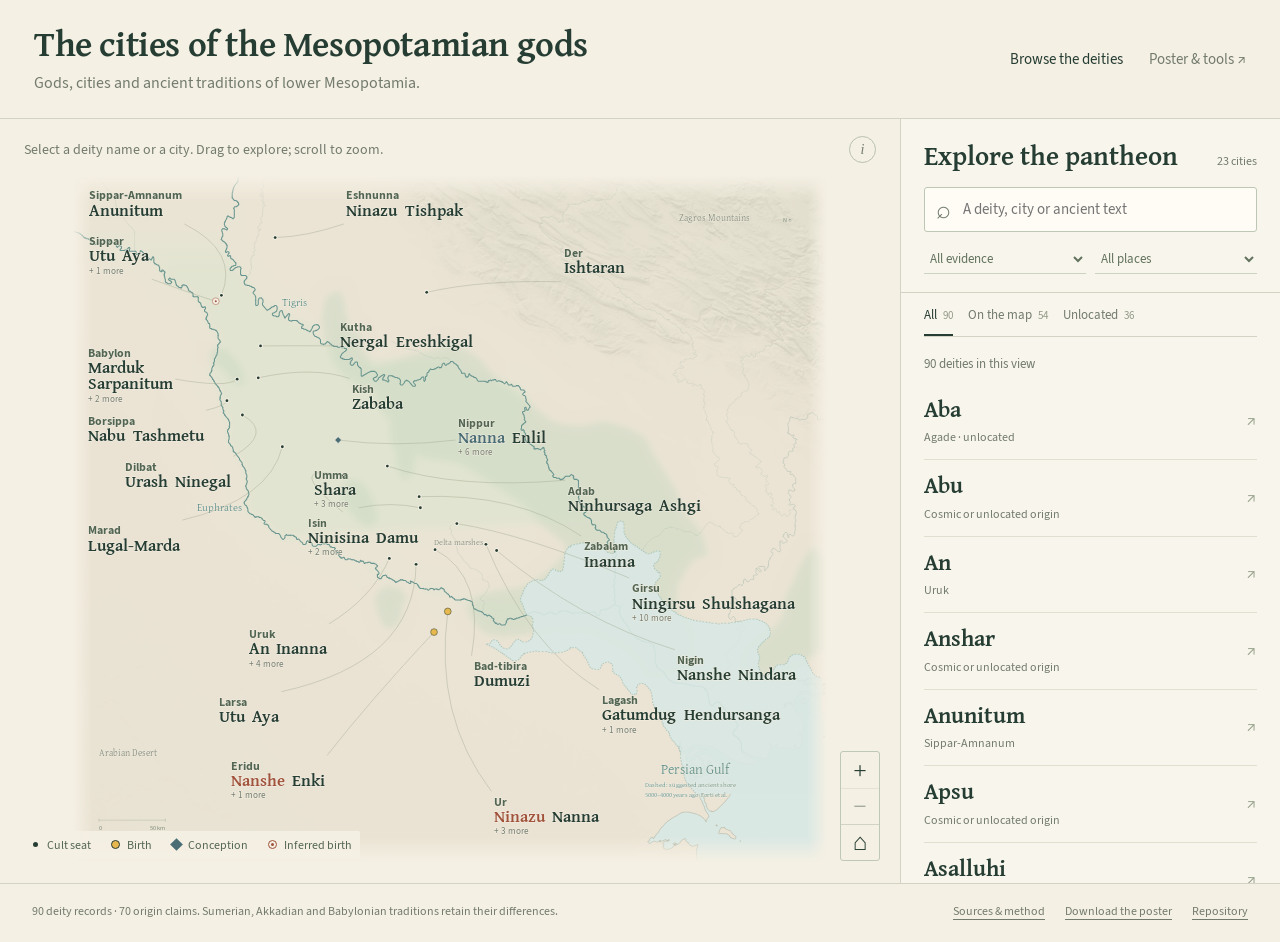
<file: docs/index.html>
<!doctype html>
<html lang="en"><head>
<meta charset="utf-8"><meta name="viewport" content="width=device-width,initial-scale=1">
<title>The cities of the Mesopotamian gods</title>
<meta name="description" content="Explore an interactive map of the Mesopotamian gods. Select a deity or city to discover ancient traditions, cult associations and precisely cited sources.">
<link rel="stylesheet" href="style.css"><script src="app.js" defer></script>
</head><body>
<header class="site-header"><div><h1>The cities of the Mesopotamian gods</h1><p>Gods, cities and ancient traditions of lower Mesopotamia.</p></div><nav aria-label="Main navigation"><a href="#browse" id="browseLink">Browse the deities</a><a href="poster.html">Poster &amp; tools ↗</a></nav></header>
<main><div class="atlas-shell">
<section class="map-stage" aria-label="Interactive deity map">
 <div class="map-instruction"><span id="mapHint">Select a deity name or a city. Drag to explore; scroll to zoom.</span><button id="helpToggle" aria-expanded="false" aria-controls="mapHelp" aria-label="About this map">i</button></div>
 <div id="mapHelp" class="map-help" hidden><h2>Reading the map</h2><p>Most markers identify cult seats and patronage. The few located birth, conception and inferred shrine-birth traditions have separate symbols. Select a name to read the evidence.</p><p>The dashed Gulf shore follows Forti et al.’s suggested configuration 5000–4000 years ago. Rivers and relief are modern references. Ancient channels and marshes varied.</p><p>Cosmic or geographically unknown origins remain browsable beside the map, with no invented pin.</p><a href="https://github.com/Khayoon/mesopotamian-gods-atlas/blob/main/GEO-PROVENANCE.md">Geographic sources and limits</a></div>
 <div id="liveMap" role="status" aria-label="Loading the map"><p class="loading">Loading the river plain…</p></div>
 <div class="map-controls" aria-label="Map controls"><button id="zoomIn" aria-label="Zoom in">+</button><button id="zoomOut" aria-label="Zoom out">−</button><button id="resetView" aria-label="Show the whole map">⌂</button></div>
 <div class="map-key" aria-label="Map legend"><span><i class="key-cult"></i>Cult seat</span><span><i class="key-birth"></i>Birth</span><span><i class="key-conception"></i>Conception</span><span><i class="key-inferred"></i>Inferred birth</span></div>
 <p id="mapStatus" class="sr-only" aria-live="polite"></p>
</section>
<aside class="research-panel" id="browse" aria-label="Deities and ancient sources">
 <div class="panel-top"><div class="panel-heading"><h2>Explore the pantheon</h2><span id="rosterCount"></span></div><label for="search" class="sr-only">Search deity, alias, city or ancient text</label><div class="search-wrap"><span aria-hidden="true">⌕</span><input id="search" type="search" placeholder="A deity, city or ancient text" autocomplete="off"></div><div class="filters"><label><span class="sr-only">Evidence</span><select id="evidence" aria-label="Filter evidence"><option value="all">All evidence</option><option value="origins">Origin traditions</option><option value="birth">Explicit city births</option><option value="cosmic">Cosmic / unlocated origins</option><option value="seats">Cult associations</option></select></label><label><span class="sr-only">Associated place</span><select id="city" aria-label="Filter associated place"><option value="all">All places</option></select></label></div></div>
 <div class="panel-scroll" id="panelScroll"><div id="browseView"><div class="scope-tabs" aria-label="Geographic coverage"><button data-scope="all" aria-pressed="true">All <span id="allCount">90</span></button><button data-scope="mapped" aria-pressed="false">On the map <span id="mappedCount"></span></button><button data-scope="unlocated" aria-pressed="false">Unlocated <span id="unlocatedCount"></span></button></div><div id="cityIntro"></div><p id="resultCount" class="result-count" role="status">Loading the catalogue…</p><div id="results" aria-label="Deity results"></div><p class="catalogue-note">Names and later identifications are distinguished in each entry. A cult city is not a birthplace.</p></div><article id="detail" hidden></article></div>
</aside></div>
<footer class="site-footer"><p><span id="totals">90 deity records with ancient texts and scholarship.</span> Sumerian, Akkadian and Babylonian traditions retain their differences.</p><div><a href="about.html">Sources &amp; method</a><a href="poster.html">Download the poster</a><a href="https://github.com/Khayoon/mesopotamian-gods-atlas">Repository</a></div></footer>
<noscript><p class="fallback">This interactive map needs JavaScript. <a href="mesopotamian-gods.png">View the poster</a> or <a href="data/research.json">download the research data</a>.</p></noscript>
</main></body></html>
</file>
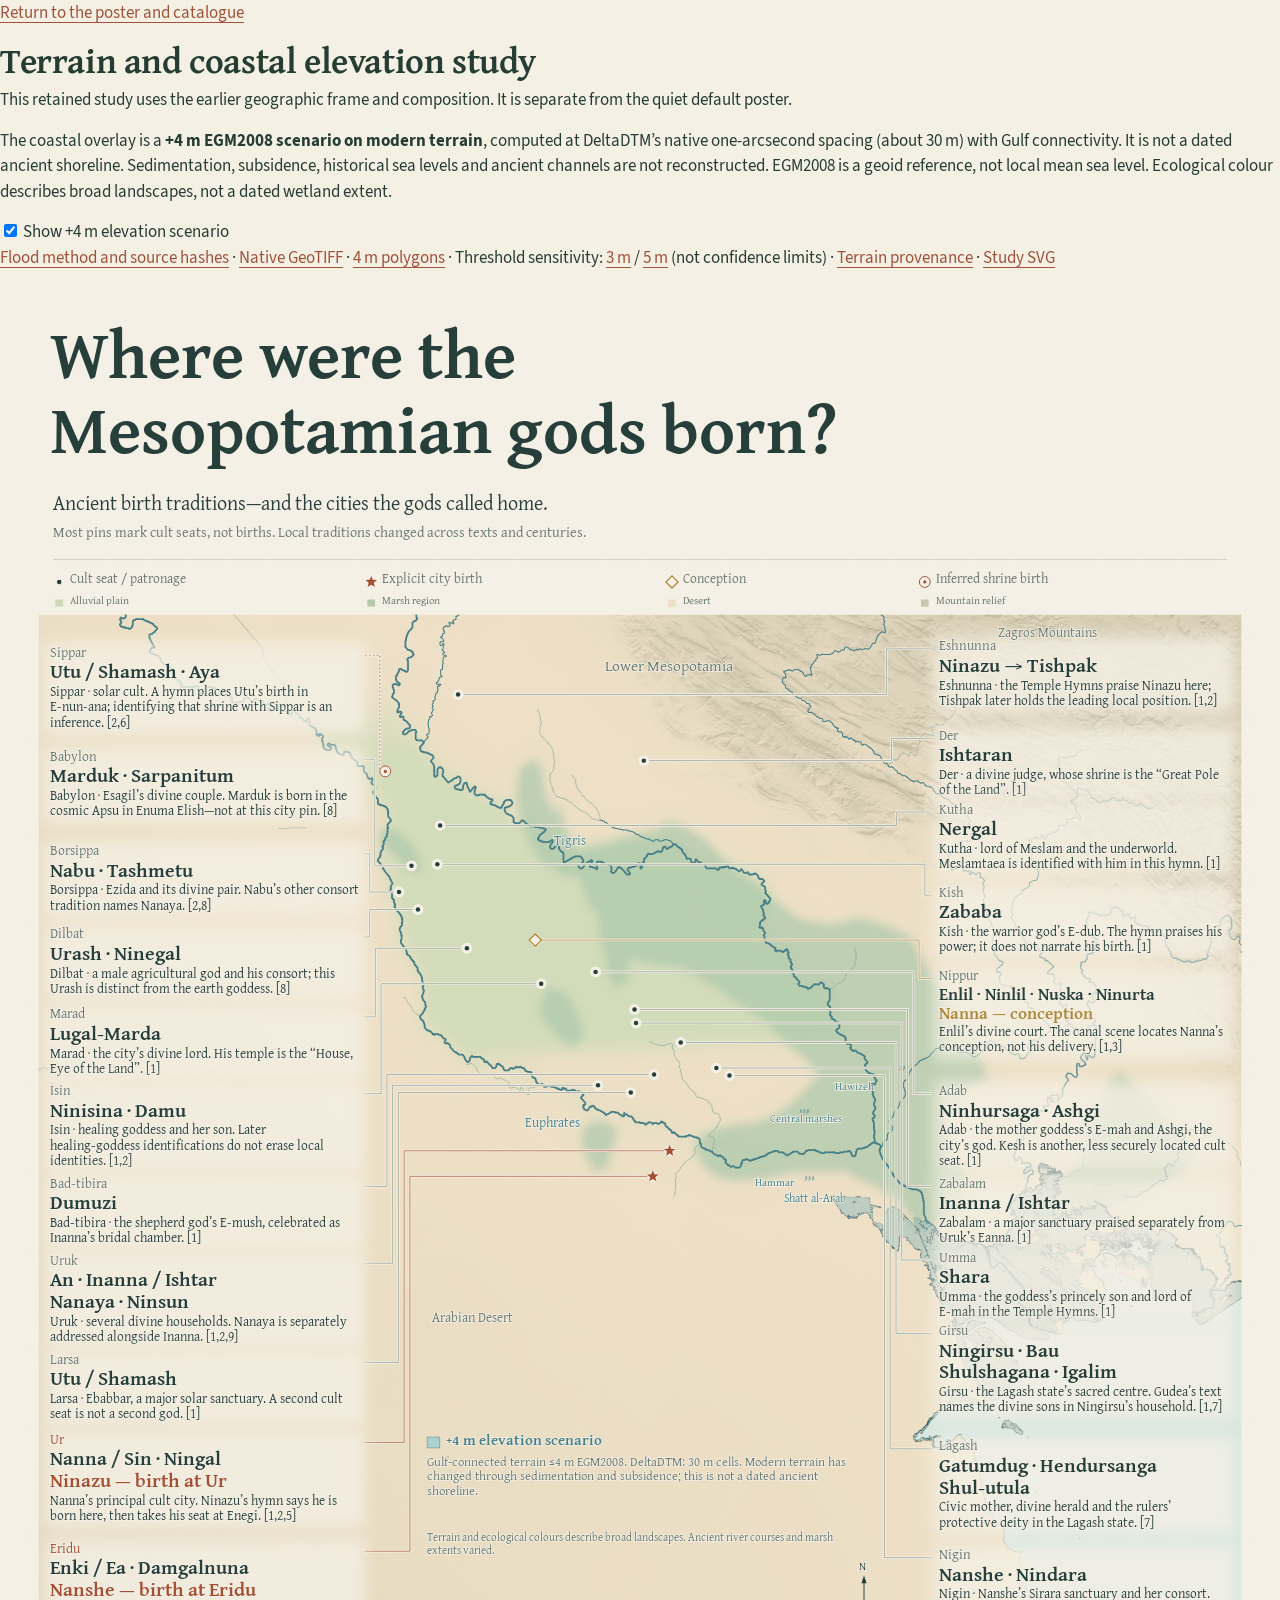
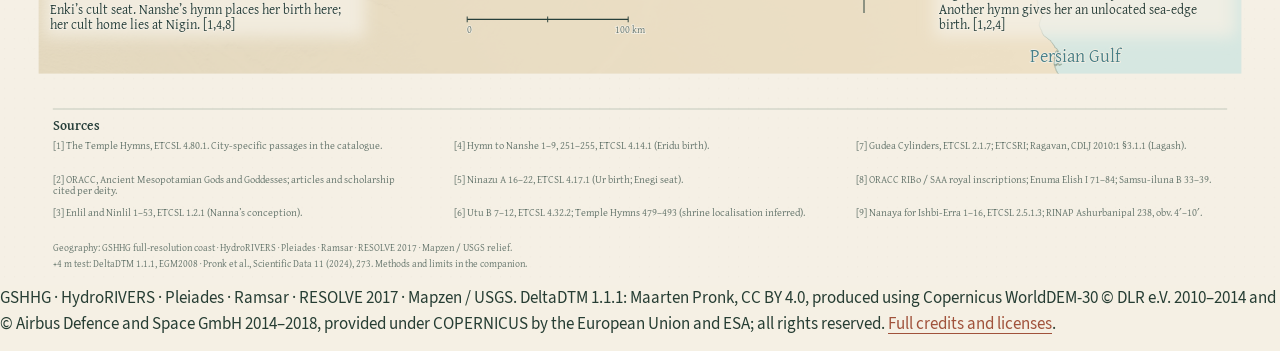
<file: docs/exploration/index.html>
<!doctype html><html lang="en"><meta charset="utf-8"><meta name="viewport" content="width=device-width,initial-scale=1">
<title>Terrain and coastal elevation study</title><link rel="stylesheet" href="../style.css">
<main><p><a href="../">Return to the poster and catalogue</a></p><h1>Terrain and coastal elevation study</h1>
<p>This retained study uses the earlier geographic frame and composition. It is separate from the quiet default poster.</p>
<p>The coastal overlay is a <strong>+4 m EGM2008 scenario on modern terrain</strong>, computed at DeltaDTM’s native one-arcsecond spacing (about 30 m) with Gulf connectivity. It is not a dated ancient shoreline. Sedimentation, subsidence, historical sea levels and ancient channels are not reconstructed. EGM2008 is a geoid reference, not local mean sea level. Ecological colour describes broad landscapes, not a dated wetland extent.</p>
<label class="toggle"><input id="floodToggle" type="checkbox" checked> Show +4 m elevation scenario</label>
<p class="downloads"><a href="../data/flood-manifest.json">Flood method and source hashes</a> · <a href="../data/flood-4m-native.tif" download>Native GeoTIFF</a> · <a href="../data/flood-4m.geojson" download>4 m polygons</a> · Threshold sensitivity: <a href="../data/flood-3m.geojson" download>3 m</a> / <a href="../data/flood-5m.geojson" download>5 m</a> (not confidence limits) · <a href="../data/landscape-manifest.json">Terrain provenance</a> · <a href="terrain-study.svg" download>Study SVG</a></p>
<div id="study" aria-label="Retained terrain and flood study"><p>Loading the study…</p></div>
<p class="downloads">GSHHG · HydroRIVERS · Pleiades · Ramsar · RESOLVE 2017 · Mapzen / USGS. DeltaDTM 1.1.1: Maarten Pronk, CC BY 4.0, produced using Copernicus WorldDEM-30 © DLR e.V. 2010–2014 and © Airbus Defence and Space GmbH 2014–2018, provided under COPERNICUS by the European Union and ESA; all rights reserved. <a href="https://github.com/Khayoon/mesopotamian-gods-atlas/blob/main/CREDITS.md">Full credits and licenses</a>.</p></main>
<style>#study svg{display:block;width:100%;height:auto}</style>
<script>fetch('terrain-study.svg').then(r=>r.text()).then(svg=>{document.getElementById('study').innerHTML=svg;document.getElementById('floodToggle').onchange=e=>{for(const id of ['flood-overlay','scenario-key'])document.querySelector('#study #'+id)?.setAttribute('display',e.target.checked?'inline':'none');};}).catch(()=>{document.getElementById('study').innerHTML='<p>Open or download the study SVG above.</p>';});</script></html>
</file>
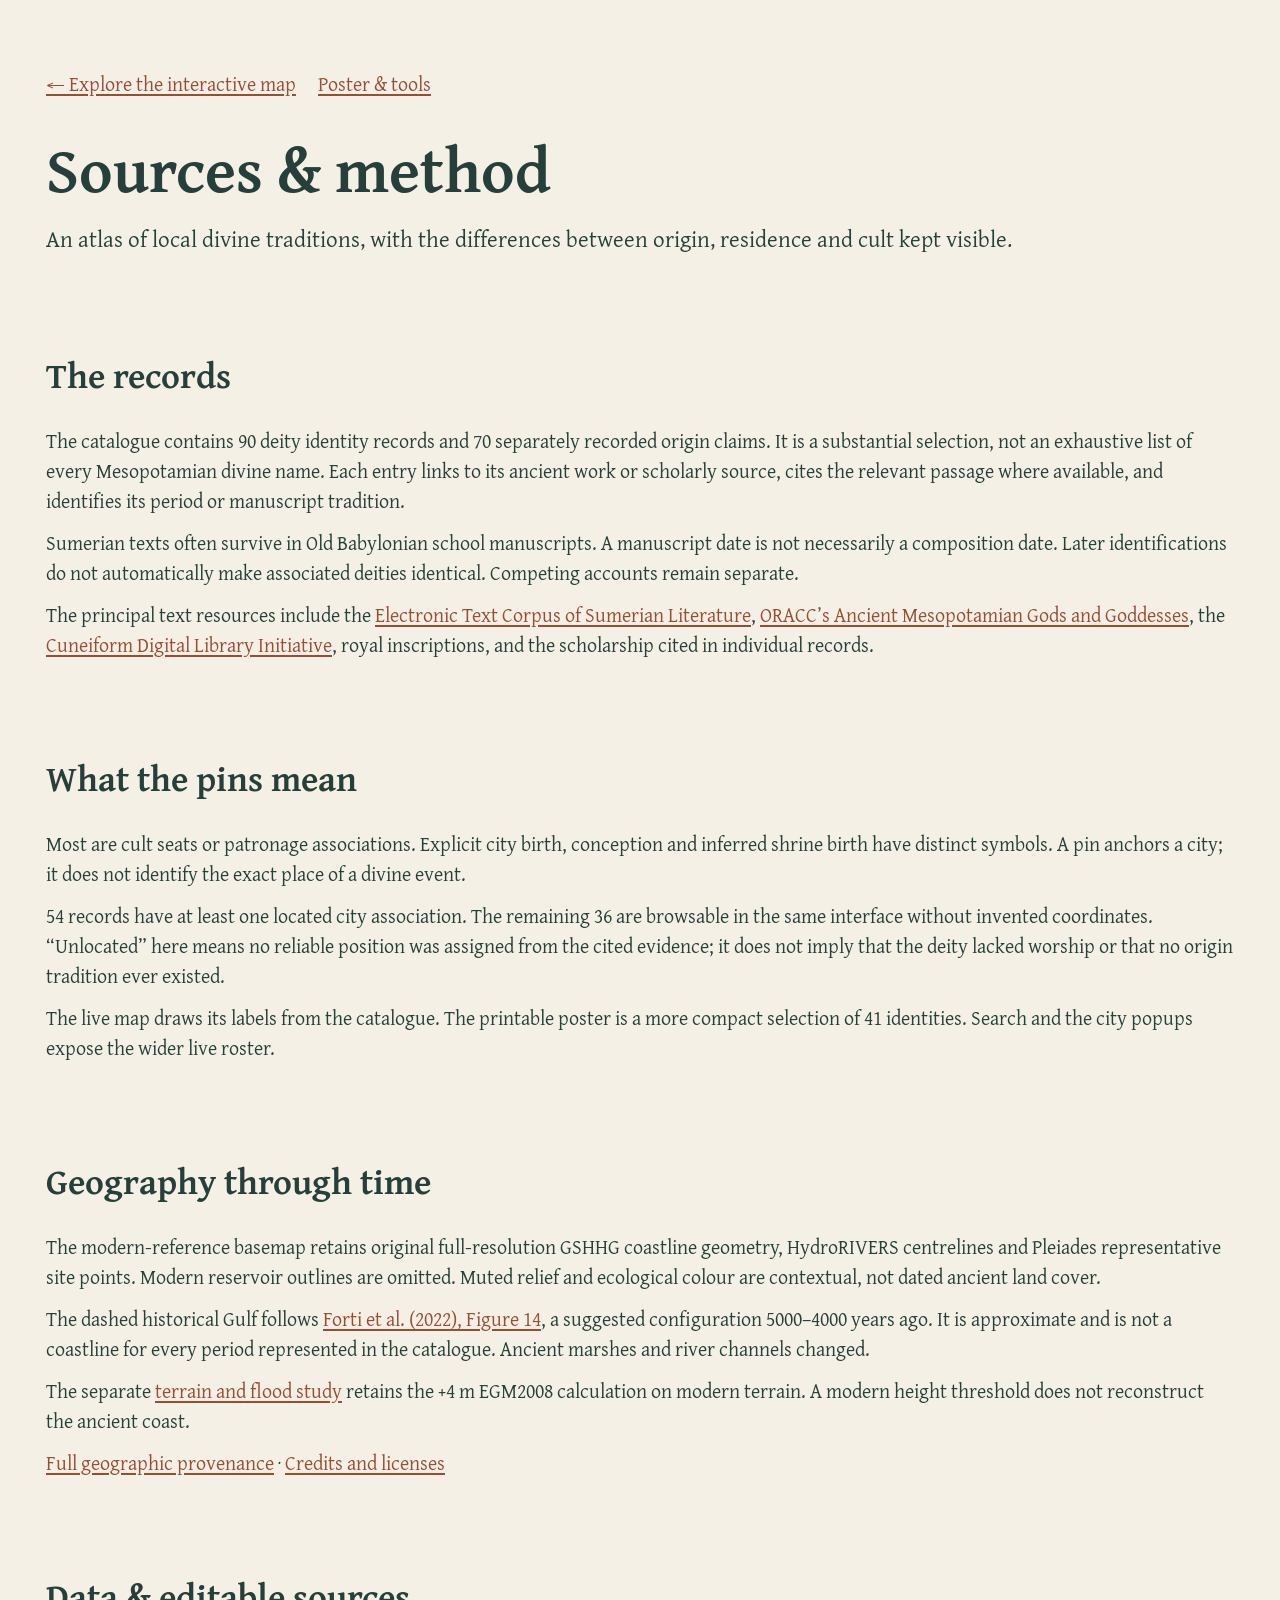
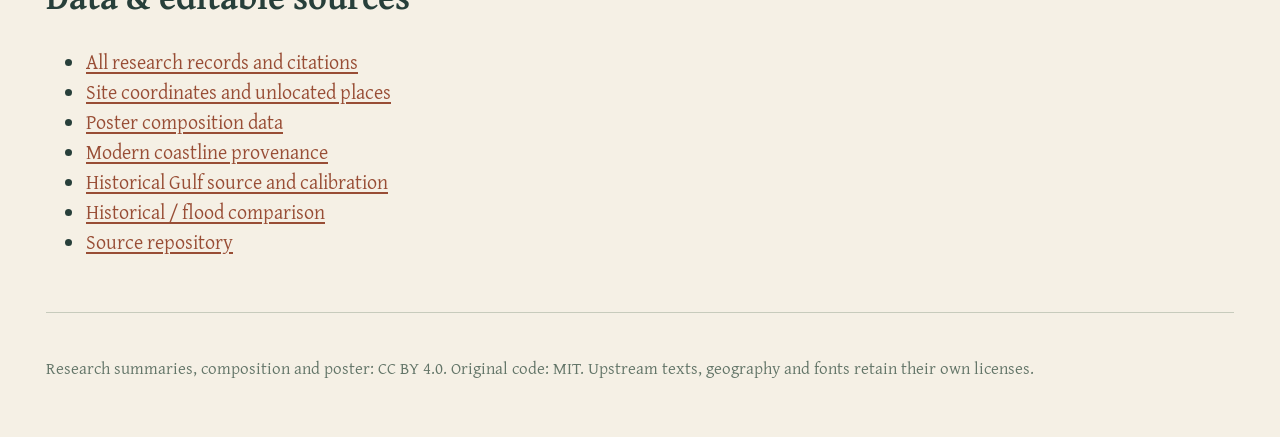
<file: docs/about.html>
<!doctype html><html lang="en"><head><meta charset="utf-8"><meta name="viewport" content="width=device-width,initial-scale=1"><title>Sources &amp; method · Mesopotamian gods</title><link rel="stylesheet" href="poster-tools.css"></head><body><main>
<nav><a href="./">← Explore the interactive map</a><a href="poster.html">Poster &amp; tools</a></nav>
<h1>Sources &amp; method</h1><p class="intro">An atlas of local divine traditions, with the differences between origin, residence and cult kept visible.</p>
<section><h2>The records</h2><p>The catalogue contains 90 deity identity records and 70 separately recorded origin claims. It is a substantial selection, not an exhaustive list of every Mesopotamian divine name. Each entry links to its ancient work or scholarly source, cites the relevant passage where available, and identifies its period or manuscript tradition.</p><p>Sumerian texts often survive in Old Babylonian school manuscripts. A manuscript date is not necessarily a composition date. Later identifications do not automatically make associated deities identical. Competing accounts remain separate.</p><p>The principal text resources include the <a href="https://etcsl.orinst.ox.ac.uk/">Electronic Text Corpus of Sumerian Literature</a>, <a href="https://oracc.museum.upenn.edu/amgg/">ORACC’s Ancient Mesopotamian Gods and Goddesses</a>, the <a href="https://cdli.earth/">Cuneiform Digital Library Initiative</a>, royal inscriptions, and the scholarship cited in individual records.</p></section>
<section><h2>What the pins mean</h2><p>Most are cult seats or patronage associations. Explicit city birth, conception and inferred shrine birth have distinct symbols. A pin anchors a city; it does not identify the exact place of a divine event.</p><p>54 records have at least one located city association. The remaining 36 are browsable in the same interface without invented coordinates. “Unlocated” here means no reliable position was assigned from the cited evidence; it does not imply that the deity lacked worship or that no origin tradition ever existed.</p><p>The live map draws its labels from the catalogue. The printable poster is a more compact selection of 41 identities. Search and the city popups expose the wider live roster.</p></section>
<section><h2>Geography through time</h2><p>The modern-reference basemap retains original full-resolution GSHHG coastline geometry, HydroRIVERS centrelines and Pleiades representative site points. Modern reservoir outlines are omitted. Muted relief and ecological colour are contextual, not dated ancient land cover.</p><p>The dashed historical Gulf follows <a href="https://doi.org/10.1017/qua.2022.22">Forti et al. (2022), Figure 14</a>, a suggested configuration 5000–4000 years ago. It is approximate and is not a coastline for every period represented in the catalogue. Ancient marshes and river channels changed.</p><p>The separate <a href="exploration/">terrain and flood study</a> retains the +4 m EGM2008 calculation on modern terrain. A modern height threshold does not reconstruct the ancient coast.</p><p><a href="https://github.com/Khayoon/mesopotamian-gods-atlas/blob/main/GEO-PROVENANCE.md">Full geographic provenance</a> · <a href="https://github.com/Khayoon/mesopotamian-gods-atlas/blob/main/CREDITS.md">Credits and licenses</a></p></section>
<section><h2>Data &amp; editable sources</h2><ul><li><a href="data/research.json" download>All research records and citations</a></li><li><a href="data/cities.json" download>Site coordinates and unlocated places</a></li><li><a href="data/poster-layout.json" download>Poster composition data</a></li><li><a href="data/geography-manifest.json">Modern coastline provenance</a></li><li><a href="data/palaeogulf-manifest.json">Historical Gulf source and calibration</a></li><li><a href="data/coastal-comparison.json">Historical / flood comparison</a></li><li><a href="https://github.com/Khayoon/mesopotamian-gods-atlas">Source repository</a></li></ul></section>
<footer><p>Research summaries, composition and poster: CC BY 4.0. Original code: MIT. Upstream texts, geography and fonts retain their own licenses.</p></footer></main></body></html>
</file>
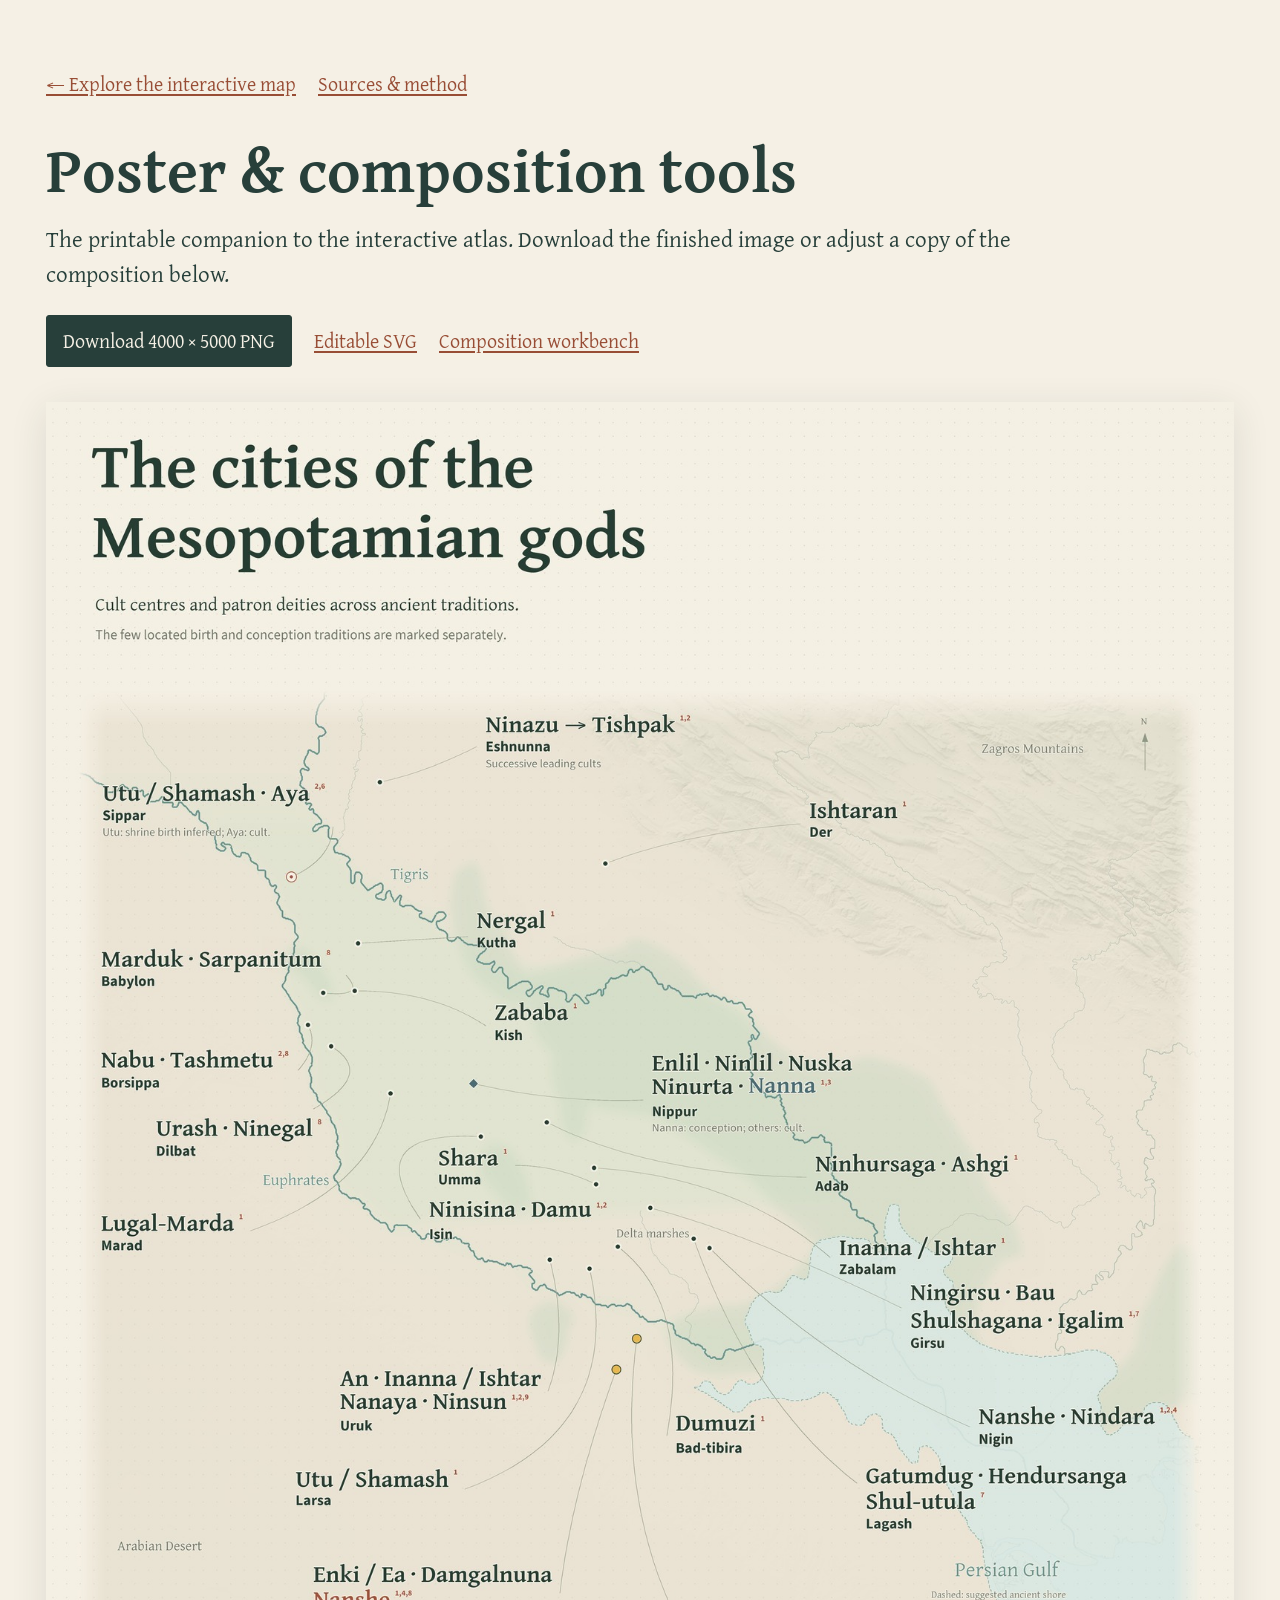
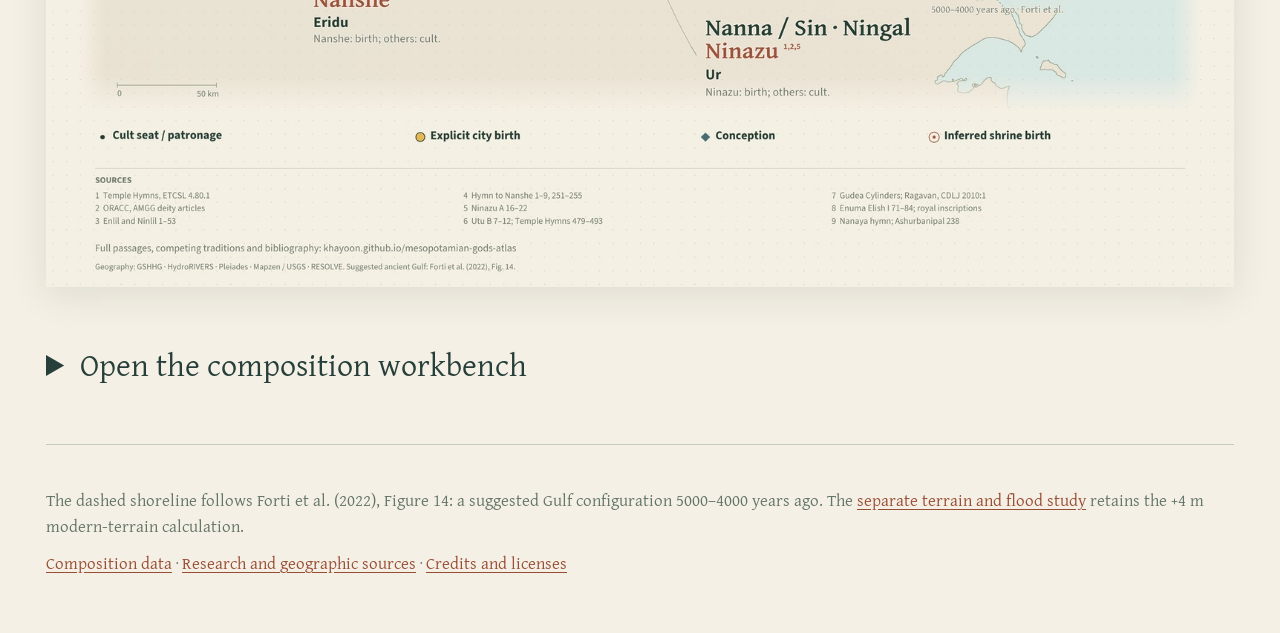
<file: docs/poster.html>
<!doctype html>
<html lang="en"><head><meta charset="utf-8"><meta name="viewport" content="width=device-width,initial-scale=1"><title>Poster &amp; tools · Mesopotamian gods</title><meta name="description" content="Download the Mesopotamian gods poster and edit its composition. The interactive map is the main experience."><link rel="stylesheet" href="poster-tools.css"><script src="composition.js" defer></script></head><body><main>
<nav aria-label="Navigation"><a href="./">← Explore the interactive map</a><a href="about.html">Sources &amp; method</a></nav>
<h1>Poster &amp; composition tools</h1><p class="intro">The printable companion to the interactive atlas. Download the finished image or adjust a copy of the composition below.</p>
<nav aria-label="Poster downloads"><a class="button" href="mesopotamian-gods.png" download>Download 4000 × 5000 PNG</a><a href="mesopotamian-gods.svg" download>Editable SVG</a><a href="#composition">Composition workbench</a></nav>
<a href="mesopotamian-gods.png" aria-label="Open the full-resolution poster"><img class="poster" src="poster-preview.jpg" width="1600" height="2000" alt="The cities of the Mesopotamian gods: deity cult seats and separately marked birth and conception traditions, with a suggested ancient Gulf shoreline."></a>
<section id="composition"><details id="compositionTools"><summary style="font-size:32px;cursor:pointer">Open the composition workbench</summary><p>Move labels to test another arrangement. Pins stay at their site coordinates. Browser edits do not change the published poster or research data. Check edited exports for collisions.</p><div class="controls"><label>Label<select id="label"></select></label><label>Horizontal offset<input id="offsetX" type="number" min="-1500" max="1500" step="10" value="0"></label><label>Vertical offset<input id="offsetY" type="number" min="-1500" max="1500" step="10" value="0"></label><button id="reset">Reset composition</button><button id="svgExport">Export SVG</button><button id="pngExport">Export PNG</button><button id="jsonExport">Save offsets</button></div><p id="exportStatus" role="status"></p><div id="artboard" aria-label="Editable poster preview"></div></details></section>
<footer><p>The dashed shoreline follows Forti et al. (2022), Figure 14: a suggested Gulf configuration 5000–4000 years ago. The <a href="exploration/">separate terrain and flood study</a> retains the +4 m modern-terrain calculation.</p><p><a href="data/poster-layout.json" download>Composition data</a> · <a href="about.html">Research and geographic sources</a> · <a href="https://github.com/Khayoon/mesopotamian-gods-atlas/blob/main/CREDITS.md">Credits and licenses</a></p></footer>
</main></body></html>
</file>
<file: docs/style.css>
@font-face{font-family:Gentium;src:url(vendor/GentiumPlus-Regular.ttf)}@font-face{font-family:Gentium;src:url(vendor/GentiumPlus-Bold.ttf);font-weight:700}@font-face{font-family:SourceSans;src:url(vendor/SourceSans3-Regular.ttf)}@font-face{font-family:SourceSans;src:url(vendor/SourceSans3-Bold.ttf);font-weight:700}
:root{color-scheme:light;--paper:#f5f0e4;--ink:#263d33;--muted:#727b6d;--line:#d2d3c3;--rust:#a0523b;--water:#68958f;--gold:#e7b84e;--blue:#496c75}*{box-sizing:border-box}body{margin:0;background:var(--paper);color:var(--ink);font:17px/1.5 SourceSans,Arial,sans-serif}button,input,select{font:inherit;color:inherit}a{color:var(--rust);text-underline-offset:4px}button{cursor:pointer;border:0;background:none}button:disabled{cursor:default;opacity:.45}button:focus-visible,a:focus-visible,input:focus-visible,select:focus-visible,summary:focus-visible{outline:3px solid #b88d40;outline-offset:4px}h1,h2,h3,h4{font-family:Gentium,Georgia,serif}p{margin:0 0 15px}[hidden]{display:none!important}
.site-header{display:flex;justify-content:space-between;align-items:center;gap:28px;padding:24px 34px 23px;border-bottom:1px solid var(--line)}h1{font-size:clamp(27px,2.8vw,42px);font-weight:700;line-height:1.08;margin:0 0 8px;letter-spacing:-.4px}.site-header p{margin:0;color:var(--muted);font-size:16px}.site-header nav{display:flex;gap:26px;flex-shrink:0;font-size:15px}.site-header nav a{color:var(--ink);text-decoration:none}.site-header nav a:hover{text-decoration:underline}.site-header nav a:last-child{color:var(--muted)}
.atlas-shell{display:grid;grid-template-columns:minmax(0,1fr) 380px;height:calc(100svh - 135px);min-height:600px;max-height:1160px;border-bottom:1px solid var(--line)}.map-stage{position:relative;overflow:hidden;background:var(--paper);min-width:0}.map-instruction{position:absolute;z-index:3;left:24px;right:24px;top:17px;display:flex;align-items:center;justify-content:space-between;gap:14px;font-size:14px;color:var(--muted);pointer-events:none}.map-instruction button{pointer-events:auto;border:1px solid #b9c1ae;border-radius:50%;width:27px;height:27px;font-family:Georgia,serif;font-style:italic;flex-shrink:0;background:var(--paper)}#liveMap{height:100%;width:100%}#liveMap svg{display:block;width:100%;height:100%;touch-action:none;cursor:grab;user-select:none}#liveMap svg.is-dragging{cursor:grabbing}.loading{position:absolute;top:44%;width:100%;text-align:center;color:var(--muted)}.map-help{position:absolute;z-index:6;right:22px;top:58px;width:335px;max-width:calc(100% - 44px);padding:22px;background:#fcf9f0;border:1px solid var(--line);box-shadow:0 12px 35px #263d3314;font-size:14px}.map-help h2{font-size:26px;margin:0 0 12px}.map-help p{margin:0 0 12px}.map-controls{position:absolute;right:20px;bottom:22px;display:flex;flex-direction:column;border:1px solid #bfc7b6;background:var(--paper);border-radius:3px;overflow:hidden;z-index:3}.map-controls button{width:38px;height:36px;font:24px/1 Georgia,serif}.map-controls button+button{border-top:1px solid var(--line)}.map-controls button:hover{background:#e6e9dd}.map-key{position:absolute;bottom:24px;left:23px;display:flex;flex-wrap:wrap;max-width:calc(100% - 95px);gap:8px 20px;font-size:12px;color:#536653;pointer-events:none}.map-key span{display:flex;align-items:center;gap:7px}.map-key i{display:inline-block;width:9px;height:9px;flex-shrink:0}.key-cult{border:2px solid var(--paper);background:var(--ink);border-radius:50%}.key-birth{background:var(--gold);border:1px solid var(--ink);border-radius:50%}.key-conception{background:var(--blue);transform:rotate(45deg)}.key-inferred{border:1px solid var(--rust);border-radius:50%;position:relative}.key-inferred:after{content:'';position:absolute;width:3px;height:3px;top:2px;left:2px;border-radius:50%;background:var(--rust)}
.map-city-name{font:700 60px SourceSans,sans-serif;fill:#536653;paint-order:stroke fill;stroke:var(--paper);stroke-width:5px;stroke-linejoin:round}.map-deity-name{font:700 84px Gentium,serif;fill:var(--ink);paint-order:stroke fill;stroke:var(--paper);stroke-width:5px;stroke-linejoin:round}.map-place a{cursor:pointer}.map-place a:hover .map-deity-name,.map-place a:focus .map-deity-name{fill:var(--rust);text-decoration:underline}.map-place a:hover .map-city-name{fill:var(--rust)}.map-place .map-more{font:46px SourceSans,sans-serif;fill:var(--muted);paint-order:stroke fill;stroke:var(--paper);stroke-width:4px}.map-place .leader{stroke:#9ca58f;stroke-width:2;fill:none}.map-place .pin-halo{fill:transparent;stroke:transparent;stroke-width:4}.map-place.is-active .pin-halo{fill:#e7b84e22;stroke:#a77d38}.map-place.is-active .leader{stroke:#718b75;stroke-width:3}.map-place.is-active .map-city-name{fill:var(--ink)}.map-place a.is-selected .map-deity-name{fill:var(--rust);text-decoration:underline}.map-place.is-muted{opacity:.18}.map-place.is-muted:hover{opacity:1}.map-place.is-muted:focus-within{opacity:1}.map-place .claim-birth{fill:var(--rust)}.map-place .claim-conception{fill:var(--blue)}.geo-name{font-family:Gentium,serif;fill:var(--water);paint-order:stroke fill;stroke:var(--paper);stroke-width:3px;pointer-events:none}.geo-name.land{fill:#899080}.map-caption{font:31px SourceSans,sans-serif;fill:#7e8d7c;pointer-events:none}.city-hotspot{cursor:pointer}.city-hotspot:focus{outline:none}.city-hotspot:focus .pin-halo{stroke:#a77d38;stroke-width:6}
.research-panel{border-left:1px solid var(--line);background:#f8f5ec;display:flex;flex-direction:column;min-height:0;scroll-margin-top:15px}.panel-top{padding:22px 23px 18px;border-bottom:1px solid var(--line)}.panel-heading{display:flex;align-items:baseline;justify-content:space-between;gap:10px}.panel-heading h2{font-size:27px;margin:0 0 17px;line-height:1.1}.panel-heading>span{font-size:12px;color:var(--muted)}.search-wrap{position:relative;display:flex;align-items:center}.search-wrap>span{position:absolute;left:12px;font-size:25px;line-height:1;color:var(--muted)}#search{border:1px solid #bec6b4;background:#fffcf5;padding:10px 10px 10px 38px;width:100%;font-size:15px;border-radius:3px}.filters{display:grid;grid-template-columns:1fr 1fr;gap:9px;margin-top:12px}.filters label{min-width:0}.filters select{width:100%;min-width:0;border:0;border-bottom:1px solid #cdd3c2;background:transparent;font-size:13px;color:#62725f;padding:5px 2px}.panel-scroll{overflow:auto;overscroll-behavior:contain;scrollbar-width:thin;min-height:0;padding:0 23px 24px}.scope-tabs{display:flex;gap:15px;align-items:center;flex-wrap:wrap;border-bottom:1px solid var(--line);margin-bottom:17px}.scope-tabs button{padding:12px 0 10px;font-size:13px;color:var(--muted);border-bottom:2px solid transparent;white-space:nowrap}.scope-tabs button[aria-pressed=true]{color:var(--ink);border-color:var(--ink)}.scope-tabs span{font-size:11px;color:#929a87;margin-left:3px}.result-count{font-size:13px;color:var(--muted);margin-bottom:10px}.deity-row{display:flex;align-items:center;justify-content:space-between;width:100%;text-align:left;border-bottom:1px solid #dedfce;padding:12px 0 13px;gap:10px}.deity-row strong{font:700 23px/1.15 Gentium,serif}.deity-row small{display:block;font-size:12px;color:var(--muted);margin-top:4px}.row-arrow{color:#9ba58f;font-size:17px}.deity-row:hover strong{color:var(--rust)}.deity-row:hover .row-arrow{transform:translateX(3px)}.catalogue-note{font-size:12px;color:var(--muted);margin-top:24px}.city-intro{padding:0 0 12px;border-bottom:1px solid var(--line);margin-bottom:14px}.city-intro h3{font-size:34px;margin:0}.city-intro p{font-size:13px;color:var(--muted);margin:6px 0 0}.text-button{padding:0;color:var(--rust);font-size:13px;text-align:left;text-decoration:underline;text-underline-offset:4px}.back-button{margin:18px 0 22px;font-size:13px;color:var(--muted);padding:0}.back-button:hover{color:var(--rust)}#detail h2{font-size:40px;line-height:1.04;margin:0 0 12px}#detail .domain{font:19px/1.35 Gentium,serif;color:#657560;margin:0 0 18px}#detail .aliases{font-size:13px;color:var(--muted)}#detail h3{font-size:25px;line-height:1.15;margin:28px 0 12px}#detail h4{font-size:21px;line-height:1.2;margin:22px 0 12px}#detail p{font-size:14px;line-height:1.55;margin-bottom:12px;overflow-wrap:anywhere}#detail .claim{border-top:1px solid var(--line);padding:15px 0 2px}#detail .meta{font-size:12px;color:var(--muted)}#detail .meta a{color:#677a67}.claim-type{font-size:10px;letter-spacing:.06em;text-transform:uppercase;color:#75866e;margin-bottom:7px}.location-links{display:flex;gap:7px;flex-wrap:wrap;margin:20px 0 15px}.location-links button{border:1px solid #bfcab7;border-radius:20px;padding:5px 12px;font-size:13px;background:#e9eee0}.location-links button:hover{background:#dce6d3}.unlocated-note{padding:12px 14px;border-left:2px solid #b6bdab;background:#eeeee3}.identity-notes{border-top:1px solid var(--line);margin-top:25px;padding-top:6px}.empty-state{padding:20px 0;font-size:14px;color:var(--muted)}.site-footer{display:flex;gap:24px;justify-content:space-between;align-items:baseline;padding:18px 32px 22px;font-size:12px;color:var(--muted)}.site-footer p{max-width:770px;margin:0}.site-footer div{display:flex;gap:20px;flex-shrink:0}.site-footer a{color:var(--muted)}.fallback{padding:25px}.sr-only{position:absolute;width:1px;height:1px;padding:0;margin:-1px;overflow:hidden;clip:rect(0,0,0,0);white-space:nowrap;border:0}
@media(min-width:1600px){.atlas-shell{grid-template-columns:minmax(0,1fr) 420px}.panel-top{padding:28px}.panel-scroll{padding:0 28px 28px}.site-header{padding:28px 40px}}
@media(max-width:980px){.site-header{padding:21px 23px;gap:18px}.site-header nav{gap:16px;font-size:13px;flex-direction:column;gap:8px}.site-header h1{font-size:32px;max-width:470px}.site-header p{font-size:14px}.atlas-shell{display:flex;flex-direction:column;height:auto;max-height:none;min-height:0}.map-stage{height:78svh;min-height:580px;max-height:980px}.research-panel{border-left:0;border-top:1px solid var(--line)}.panel-top{padding:23px}.panel-scroll{overflow:visible;max-height:none}.panel-heading h2{font-size:30px}.panel-top,.panel-scroll{width:100%;max-width:760px;align-self:center}.deity-row strong{font-size:25px}.site-footer{flex-direction:column;gap:15px;padding:20px 23px}.map-key{font-size:11px}}
@media(max-width:540px){.site-header{display:block;padding:20px 18px 16px}.site-header h1{font-size:31px;max-width:360px}.site-header nav{flex-direction:row;gap:24px;margin-top:16px}.site-header p{font-size:13px}.map-stage{height:74svh;min-height:510px}.map-instruction{left:16px;right:16px;top:12px;font-size:12px;align-items:start}.map-instruction>span{max-width:245px}.map-key{gap:7px 12px;left:16px;bottom:18px;max-width:270px}.map-controls{right:14px;bottom:18px}.map-controls button{width:34px;height:34px}.site-footer div{gap:18px;flex-wrap:wrap}}
@media(prefers-reduced-motion:no-preference){.map-place,.row-arrow{transition:opacity .2s,transform .2s}}
.city-popover{position:absolute;z-index:5;width:270px;background:#fcf9f0;border:1px solid #bfc8b4;box-shadow:0 10px 30px #263d3320;padding:16px}.city-popover>div:first-child{display:flex;align-items:center;justify-content:space-between}.city-popover h3{font-size:28px;line-height:1.1;margin:0}.city-popover p{font-size:12px;color:var(--muted);margin:8px 0 12px}.city-popover #closePopover{font-size:24px;line-height:1;padding:0 3px}.popover-names{display:flex;flex-wrap:wrap;gap:6px;max-height:170px;overflow:auto}.popover-names button{border:1px solid #cbd3c0;padding:5px 9px;font:17px/1.2 Gentium,serif;background:#eef0e4}.popover-names button:hover{border-color:var(--rust);color:var(--rust)}
.map-key{padding:5px 8px;background:#f5f0e4ed;border-radius:2px}.panel-heading>span{white-space:nowrap}
</file>
<file: docs/poster-tools.css>
@font-face{font-family:Gentium;src:url(vendor/GentiumPlus-Regular.ttf)}@font-face{font-family:Gentium;src:url(vendor/GentiumPlus-Bold.ttf);font-weight:700}
:root{color-scheme:light;--paper:#f5f0e5;--ink:#273f3a;--muted:#637568;--line:#c7cbbc;--rust:#984d35}*{box-sizing:border-box}html{scroll-behavior:smooth}body{margin:0;background:var(--paper);color:var(--ink);font:20px/1.5 Gentium,Georgia,serif}main{max-width:1240px;margin:auto;padding:45px 26px}h1{font-size:clamp(38px,5vw,66px);line-height:1.1;margin:0 0 18px}h2{font-size:36px;line-height:1.2}h3{font-size:29px;margin-bottom:10px}h4{font-size:22px;margin:24px 0 6px}p{margin:12px 0}a{color:var(--rust);text-underline-offset:3px}nav{display:flex;gap:22px;align-items:center;flex-wrap:wrap;margin:24px 0 35px}.button,button{border:1px solid var(--ink);padding:10px 16px;background:var(--ink);color:var(--paper);text-decoration:none;border-radius:3px;font:inherit;cursor:pointer}.poster{display:block;width:100%;height:auto;box-shadow:0 8px 35px #28392f1c}section{padding-top:54px;scroll-margin-top:20px}.intro{font-size:23px;max-width:1030px}.filters,.controls{display:flex;gap:16px;flex-wrap:wrap;margin:26px 0;align-items:end}label{display:flex;flex-direction:column;gap:5px;font-size:17px}input,select{font:inherit;background:#fffdf6;border:1px solid #aeb9a7;padding:10px;border-radius:2px;color:var(--ink)}#search{min-width:310px}#offsetX,#offsetY{width:160px}.catalogue{display:grid;grid-template-columns:280px 1fr;gap:26px;border-top:1px solid var(--line);border-bottom:1px solid var(--line);min-height:480px}#results{max-height:760px;overflow:auto;padding:15px 0}#results button{display:block;width:100%;text-align:left;background:none;color:var(--ink);border:0;border-bottom:1px solid var(--line);padding:12px}#results button[aria-current=true]{background:#e4e8dc}#results small{display:block;color:var(--muted);font-size:15px}#detail{padding:10px 0 24px;overflow-wrap:anywhere}#detail .claim{padding:6px 0 12px;border-bottom:1px solid var(--line)}.meta{font-size:16px;color:var(--muted)}.downloads,footer{font-size:17px;color:var(--muted)}#artboard{border:1px solid var(--line);max-height:1000px;overflow:auto;background:#e1e2d7}#artboard svg{display:block;width:100%;height:auto}#artboard g[data-city]{cursor:grab}footer{border-top:1px solid var(--line);padding-top:30px;margin-top:55px}button:focus-visible,a:focus-visible,input:focus-visible,select:focus-visible{outline:3px solid #a77b38;outline-offset:3px}@media(max-width:740px){main{padding:24px 15px}.catalogue{grid-template-columns:1fr}#results{max-height:260px}.filters>*{width:100%}#search{min-width:0}nav{gap:15px}body{font-size:18px}.intro{font-size:20px}}
.toggle{display:inline-flex;flex-direction:row;align-items:center;gap:10px}.toggle input{width:18px;height:18px}
</file>
